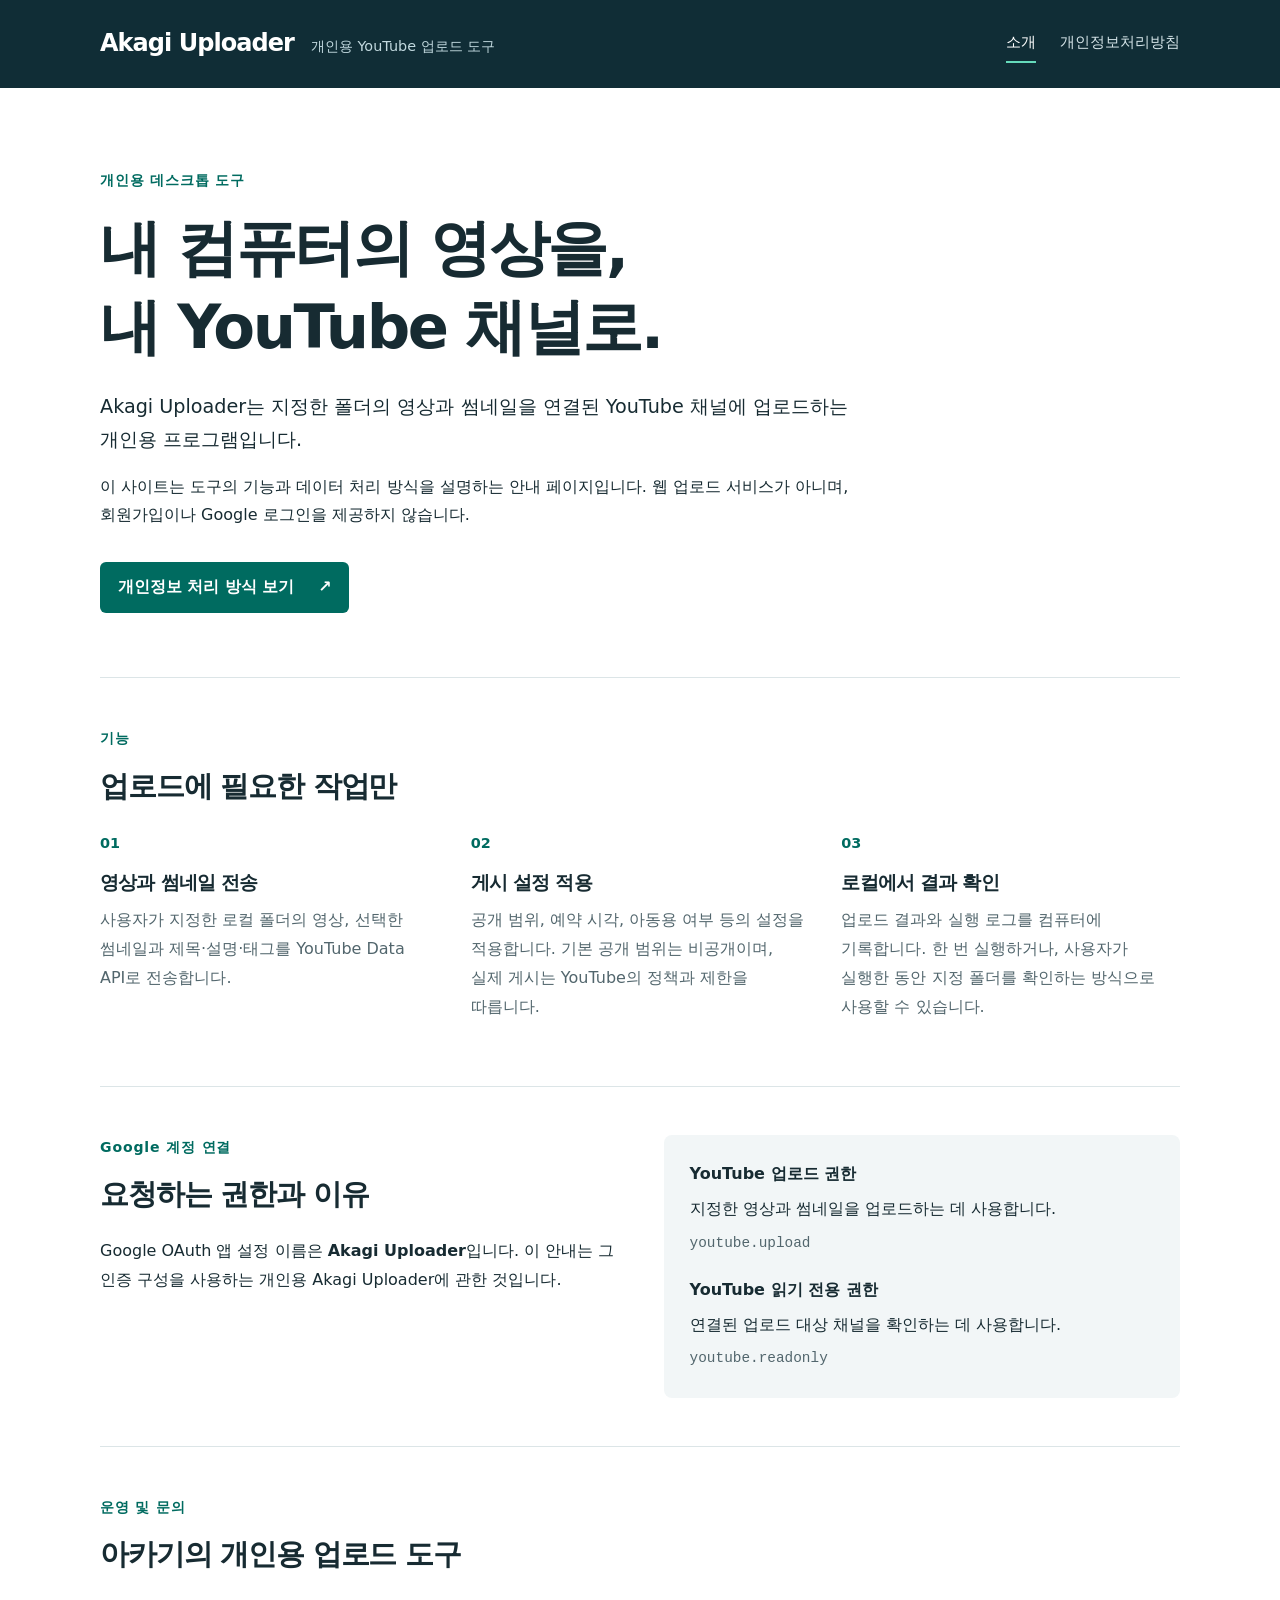
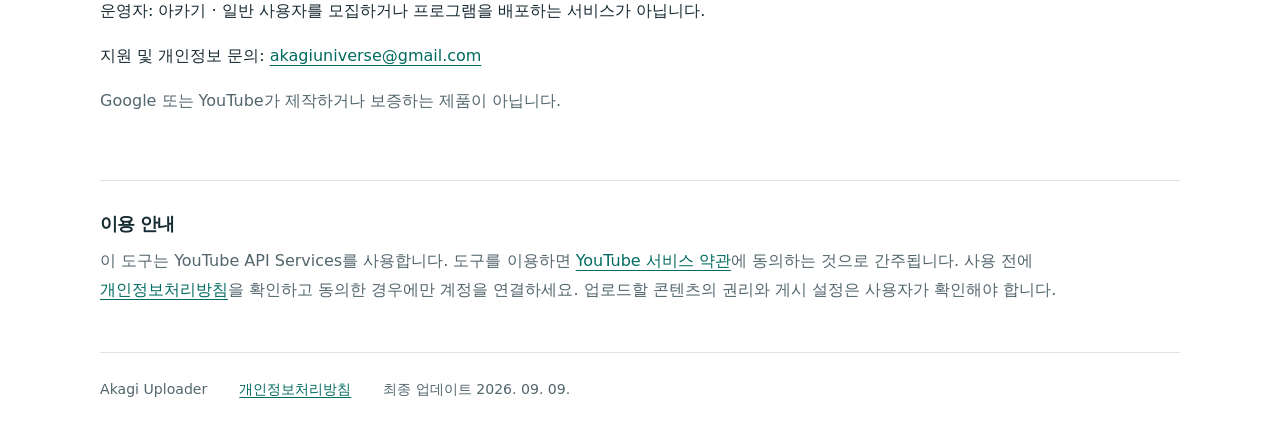
<file: docs/index.html>
<!doctype html>
<html lang="ko">
<head>
  <meta charset="utf-8">
  <meta name="viewport" content="width=device-width, initial-scale=1">
  <meta name="description" content="Akagi Uploader의 기능, Google 계정 권한 및 개인정보 처리 안내입니다.">
  <title>Akagi Uploader · 개인용 YouTube 업로더</title>
  <link rel="stylesheet" href="style.css">
</head>
<body>
  <a class="skip" href="#main">본문으로 건너뛰기</a>
  <header><div class="wrap bar"><a class="brand" href="./">Akagi Uploader <span>개인용 YouTube 업로드 도구</span></a><nav aria-label="주요 메뉴"><a href="./" aria-current="page">소개</a><a href="privacy.html">개인정보처리방침</a></nav></div></header>
  <main id="main" class="wrap">
    <section class="hero">
      <p class="eyebrow">개인용 데스크톱 도구</p>
      <h1>내 컴퓨터의 영상을,<br>내 YouTube 채널로.</h1>
      <p class="lead">Akagi Uploader는 지정한 폴더의 영상과 썸네일을 연결된 YouTube 채널에 업로드하는 개인용 프로그램입니다.</p>
      <p>이 사이트는 도구의 기능과 데이터 처리 방식을 설명하는 안내 페이지입니다. 웹 업로드 서비스가 아니며, 회원가입이나 Google 로그인을 제공하지 않습니다.</p>
      <a class="button" href="privacy.html">개인정보 처리 방식 보기 <span aria-hidden="true">↗</span></a>
    </section>
    <section class="section" aria-labelledby="features"><p class="eyebrow">기능</p><h2 id="features">업로드에 필요한 작업만</h2>
      <div class="grid">
        <article><span class="number">01</span><h3>영상과 썸네일 전송</h3><p>사용자가 지정한 로컬 폴더의 영상, 선택한 썸네일과 제목·설명·태그를 YouTube Data API로 전송합니다.</p></article>
        <article><span class="number">02</span><h3>게시 설정 적용</h3><p>공개 범위, 예약 시각, 아동용 여부 등의 설정을 적용합니다. 기본 공개 범위는 비공개이며, 실제 게시는 YouTube의 정책과 제한을 따릅니다.</p></article>
        <article><span class="number">03</span><h3>로컬에서 결과 확인</h3><p>업로드 결과와 실행 로그를 컴퓨터에 기록합니다. 한 번 실행하거나, 사용자가 실행한 동안 지정 폴더를 확인하는 방식으로 사용할 수 있습니다.</p></article>
      </div>
    </section>
    <section class="section permissions" aria-labelledby="permissions"><div><p class="eyebrow">Google 계정 연결</p><h2 id="permissions">요청하는 권한과 이유</h2><p>Google OAuth 앱 설정 이름은 <strong>Akagi Uploader</strong>입니다. 이 안내는 그 인증 구성을 사용하는 개인용 Akagi Uploader에 관한 것입니다.</p></div>
      <dl><dt>YouTube 업로드 권한</dt><dd>지정한 영상과 썸네일을 업로드하는 데 사용합니다.<code>youtube.upload</code></dd><dt>YouTube 읽기 전용 권한</dt><dd>연결된 업로드 대상 채널을 확인하는 데 사용합니다.<code>youtube.readonly</code></dd></dl>
    </section>
    <section class="section" aria-labelledby="operator"><p class="eyebrow">운영 및 문의</p><h2 id="operator">아카기의 개인용 업로드 도구</h2><p>운영자: 아카기 · 일반 사용자를 모집하거나 프로그램을 배포하는 서비스가 아닙니다.</p><p>지원 및 개인정보 문의: <a href="mailto:akagiuniverse@gmail.com">akagiuniverse@gmail.com</a></p><p class="muted">Google 또는 YouTube가 제작하거나 보증하는 제품이 아닙니다.</p></section>
    <section class="terms" aria-labelledby="terms"><h2 id="terms">이용 안내</h2><p>이 도구는 YouTube API Services를 사용합니다. 도구를 이용하면 <a href="https://www.youtube.com/t/terms">YouTube 서비스 약관</a>에 동의하는 것으로 간주됩니다. 사용 전에 <a href="privacy.html">개인정보처리방침</a>을 확인하고 동의한 경우에만 계정을 연결하세요. 업로드할 콘텐츠의 권리와 게시 설정은 사용자가 확인해야 합니다.</p></section>
  </main>
  <footer class="wrap"><span>Akagi Uploader</span><a href="privacy.html">개인정보처리방침</a><span>최종 업데이트 2026. 09. 09.</span></footer>
</body>
</html>
</file>
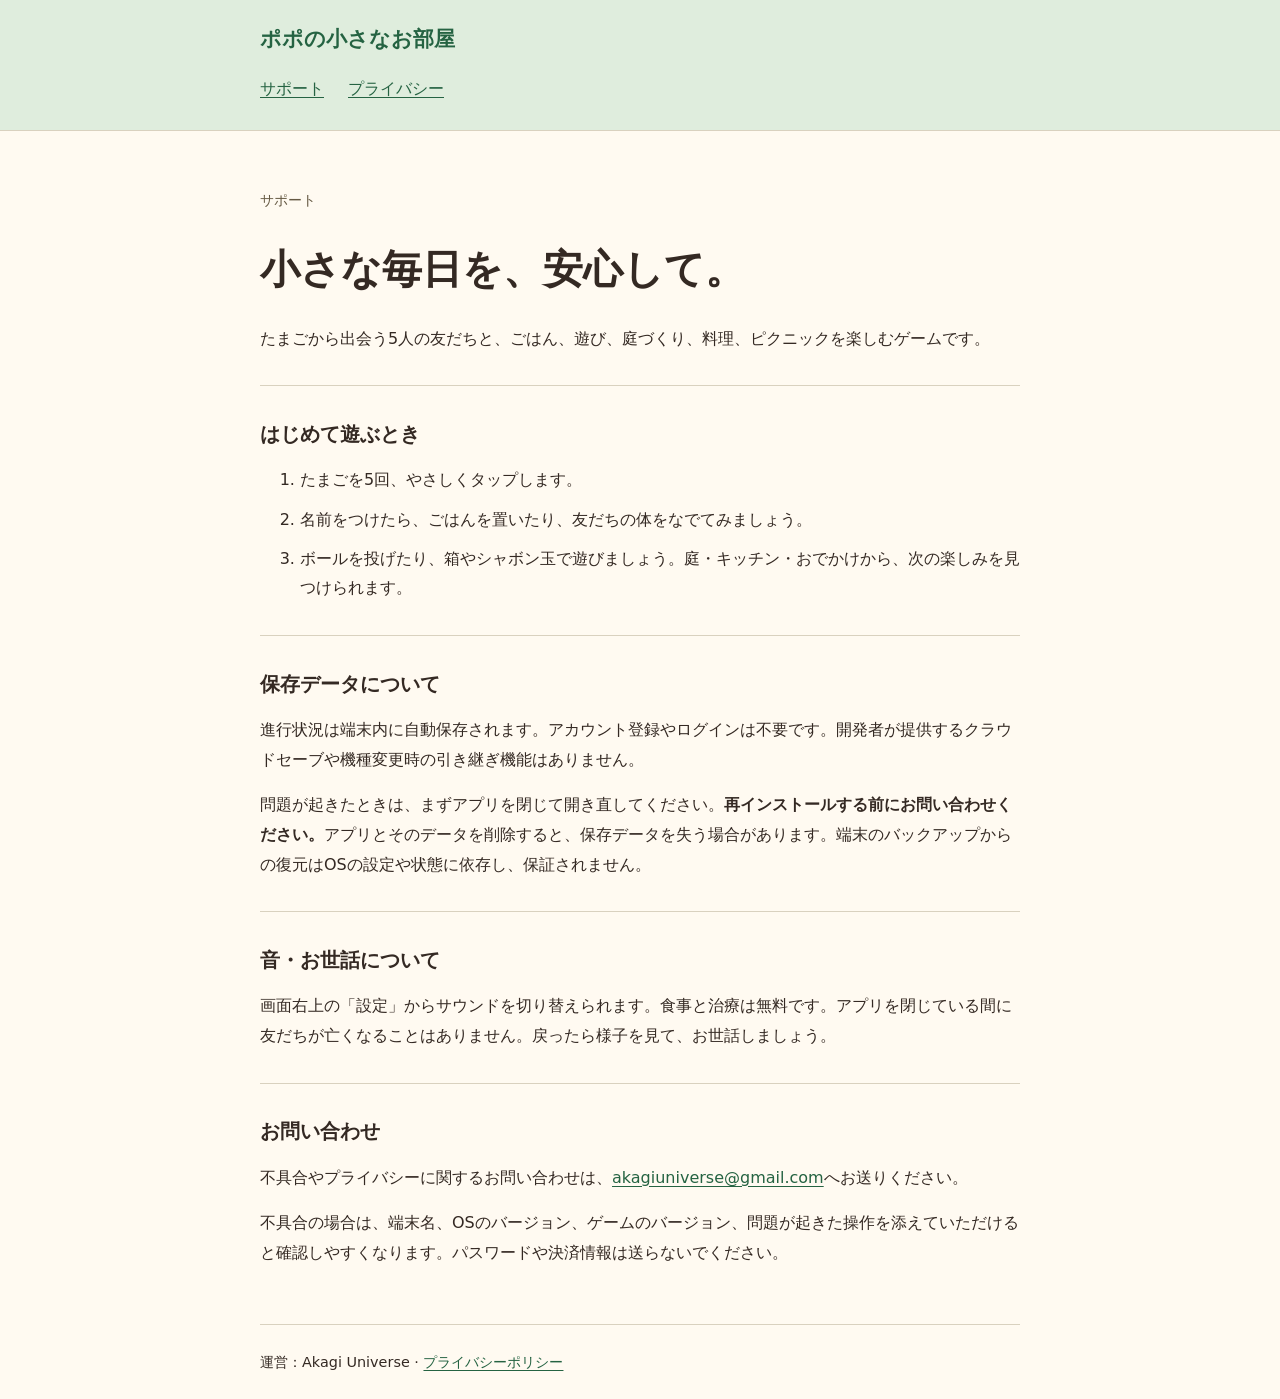
<file: docs/popo/index.html>
<!doctype html>
<html lang="ja"><head><meta charset="utf-8"><meta name="viewport" content="width=device-width,initial-scale=1"><title>ポポの小さなお部屋 — サポート</title><meta name="description" content="ポポの小さなお部屋の遊び方、保存データとお問い合わせのご案内。"><link rel="stylesheet" href="popo.css"></head>
<body><a class="skip" href="#main">本文へ</a><header><div class="wrap"><a class="brand" href="./">ポポの小さなお部屋</a><nav aria-label="メイン"><a aria-current="page" href="./">サポート</a><a href="privacy.html">プライバシー</a></nav></div></header>
<main id="main" class="wrap"><p class="eyebrow">サポート</p><h1>小さな毎日を、安心して。</h1><p>たまごから出会う5人の友だちと、ごはん、遊び、庭づくり、料理、ピクニックを楽しむゲームです。</p>
<section><h2>はじめて遊ぶとき</h2><ol><li>たまごを5回、やさしくタップします。</li><li>名前をつけたら、ごはんを置いたり、友だちの体をなでてみましょう。</li><li>ボールを投げたり、箱やシャボン玉で遊びましょう。庭・キッチン・おでかけから、次の楽しみを見つけられます。</li></ol></section>
<section><h2>保存データについて</h2><p>進行状況は端末内に自動保存されます。アカウント登録やログインは不要です。開発者が提供するクラウドセーブや機種変更時の引き継ぎ機能はありません。</p><p>問題が起きたときは、まずアプリを閉じて開き直してください。<strong>再インストールする前にお問い合わせください。</strong>アプリとそのデータを削除すると、保存データを失う場合があります。端末のバックアップからの復元はOSの設定や状態に依存し、保証されません。</p></section>
<section><h2>音・お世話について</h2><p>画面右上の「設定」からサウンドを切り替えられます。食事と治療は無料です。アプリを閉じている間に友だちが亡くなることはありません。戻ったら様子を見て、お世話しましょう。</p></section>
<section><h2>お問い合わせ</h2><p>不具合やプライバシーに関するお問い合わせは、<a href="mailto:akagiuniverse@gmail.com?subject=Popo%20Little%20Room">akagiuniverse@gmail.com</a>へお送りください。</p><p>不具合の場合は、端末名、OSのバージョン、ゲームのバージョン、問題が起きた操作を添えていただけると確認しやすくなります。パスワードや決済情報は送らないでください。</p></section>
</main><footer class="wrap">運営：Akagi Universe · <a href="privacy.html">プライバシーポリシー</a></footer></body></html>
</file>
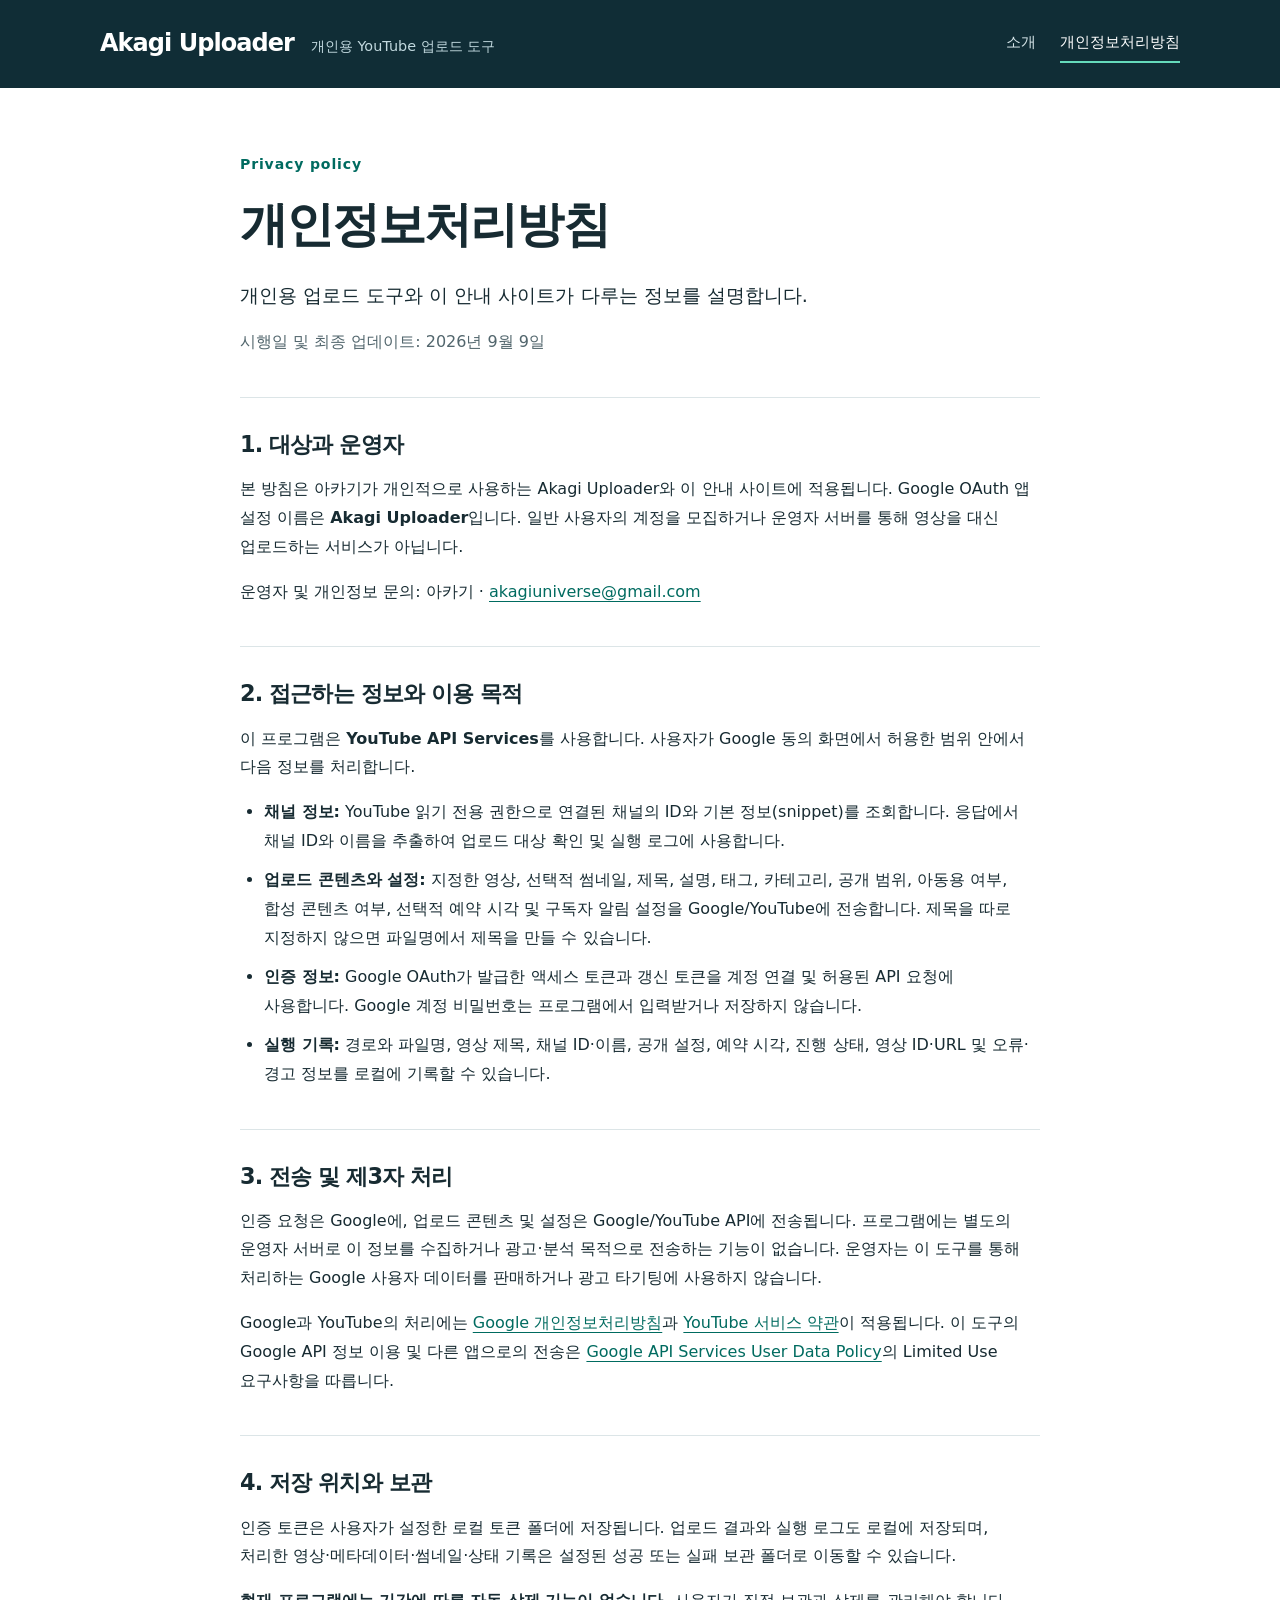
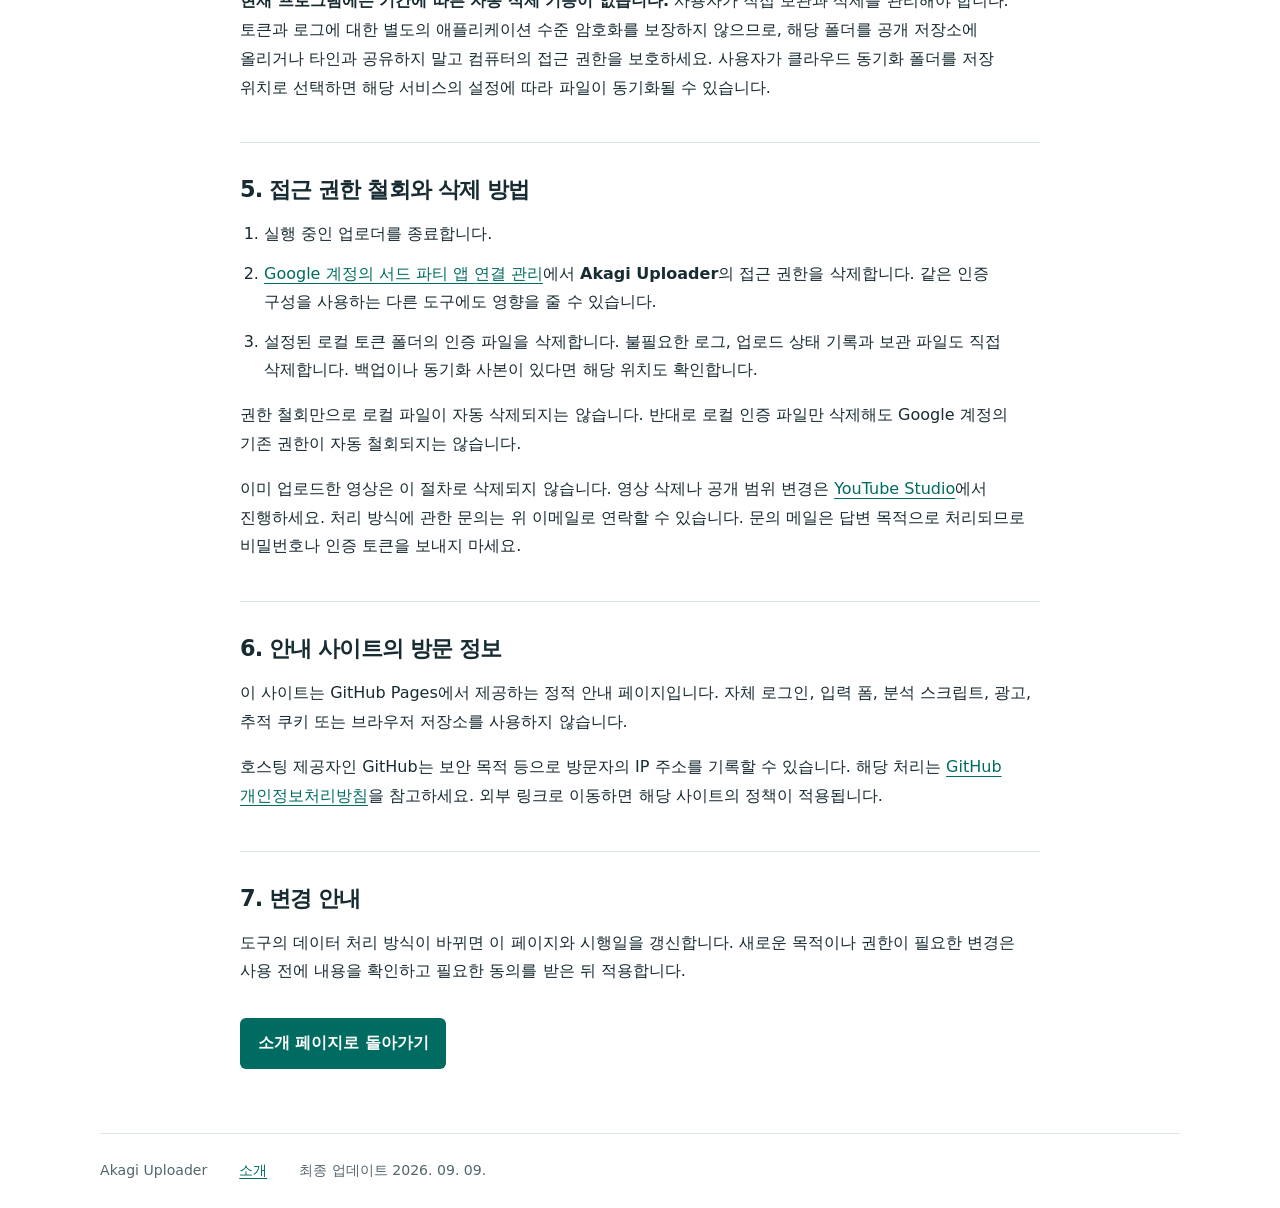
<file: docs/privacy.html>
<!doctype html>
<html lang="ko">
<head>
  <meta charset="utf-8">
  <meta name="viewport" content="width=device-width, initial-scale=1">
  <meta name="description" content="Akagi Uploader 개인용 YouTube 업로더의 Google 권한, 데이터 전송, 로컬 보관 및 권한 철회 방법을 설명합니다.">
  <title>개인정보처리방침 · Akagi Uploader</title>
  <link rel="stylesheet" href="style.css">
</head>
<body>
  <a class="skip" href="#main">본문으로 건너뛰기</a>
  <header><div class="wrap bar"><a class="brand" href="./">Akagi Uploader <span>개인용 YouTube 업로드 도구</span></a><nav aria-label="주요 메뉴"><a href="./">소개</a><a href="privacy.html" aria-current="page">개인정보처리방침</a></nav></div></header>
  <main id="main" class="wrap document">
    <p class="eyebrow">Privacy policy</p><h1>개인정보처리방침</h1><p class="lead">개인용 업로드 도구와 이 안내 사이트가 다루는 정보를 설명합니다.</p><p class="muted">시행일 및 최종 업데이트: 2026년 9월 9일</p>
    <section><h2>1. 대상과 운영자</h2><p>본 방침은 아카기가 개인적으로 사용하는 Akagi Uploader와 이 안내 사이트에 적용됩니다. Google OAuth 앱 설정 이름은 <strong>Akagi Uploader</strong>입니다. 일반 사용자의 계정을 모집하거나 운영자 서버를 통해 영상을 대신 업로드하는 서비스가 아닙니다.</p><p>운영자 및 개인정보 문의: 아카기 · <a href="mailto:akagiuniverse@gmail.com">akagiuniverse@gmail.com</a></p></section>
    <section><h2>2. 접근하는 정보와 이용 목적</h2><p>이 프로그램은 <strong>YouTube API Services</strong>를 사용합니다. 사용자가 Google 동의 화면에서 허용한 범위 안에서 다음 정보를 처리합니다.</p><ul><li><strong>채널 정보:</strong> YouTube 읽기 전용 권한으로 연결된 채널의 ID와 기본 정보(snippet)를 조회합니다. 응답에서 채널 ID와 이름을 추출하여 업로드 대상 확인 및 실행 로그에 사용합니다.</li><li><strong>업로드 콘텐츠와 설정:</strong> 지정한 영상, 선택적 썸네일, 제목, 설명, 태그, 카테고리, 공개 범위, 아동용 여부, 합성 콘텐츠 여부, 선택적 예약 시각 및 구독자 알림 설정을 Google/YouTube에 전송합니다. 제목을 따로 지정하지 않으면 파일명에서 제목을 만들 수 있습니다.</li><li><strong>인증 정보:</strong> Google OAuth가 발급한 액세스 토큰과 갱신 토큰을 계정 연결 및 허용된 API 요청에 사용합니다. Google 계정 비밀번호는 프로그램에서 입력받거나 저장하지 않습니다.</li><li><strong>실행 기록:</strong> 경로와 파일명, 영상 제목, 채널 ID·이름, 공개 설정, 예약 시각, 진행 상태, 영상 ID·URL 및 오류·경고 정보를 로컬에 기록할 수 있습니다.</li></ul></section>
    <section><h2>3. 전송 및 제3자 처리</h2><p>인증 요청은 Google에, 업로드 콘텐츠 및 설정은 Google/YouTube API에 전송됩니다. 프로그램에는 별도의 운영자 서버로 이 정보를 수집하거나 광고·분석 목적으로 전송하는 기능이 없습니다. 운영자는 이 도구를 통해 처리하는 Google 사용자 데이터를 판매하거나 광고 타기팅에 사용하지 않습니다.</p><p>Google과 YouTube의 처리에는 <a href="https://policies.google.com/privacy">Google 개인정보처리방침</a>과 <a href="https://www.youtube.com/t/terms">YouTube 서비스 약관</a>이 적용됩니다. 이 도구의 Google API 정보 이용 및 다른 앱으로의 전송은 <a href="https://developers.google.com/terms/api-services-user-data-policy">Google API Services User Data Policy</a>의 Limited Use 요구사항을 따릅니다.</p></section>
    <section><h2>4. 저장 위치와 보관</h2><p>인증 토큰은 사용자가 설정한 로컬 토큰 폴더에 저장됩니다. 업로드 결과와 실행 로그도 로컬에 저장되며, 처리한 영상·메타데이터·썸네일·상태 기록은 설정된 성공 또는 실패 보관 폴더로 이동할 수 있습니다.</p><p><strong>현재 프로그램에는 기간에 따른 자동 삭제 기능이 없습니다.</strong> 사용자가 직접 보관과 삭제를 관리해야 합니다. 토큰과 로그에 대한 별도의 애플리케이션 수준 암호화를 보장하지 않으므로, 해당 폴더를 공개 저장소에 올리거나 타인과 공유하지 말고 컴퓨터의 접근 권한을 보호하세요. 사용자가 클라우드 동기화 폴더를 저장 위치로 선택하면 해당 서비스의 설정에 따라 파일이 동기화될 수 있습니다.</p></section>
    <section><h2>5. 접근 권한 철회와 삭제 방법</h2><ol><li>실행 중인 업로더를 종료합니다.</li><li><a href="https://myaccount.google.com/connections">Google 계정의 서드 파티 앱 연결 관리</a>에서 <strong>Akagi Uploader</strong>의 접근 권한을 삭제합니다. 같은 인증 구성을 사용하는 다른 도구에도 영향을 줄 수 있습니다.</li><li>설정된 로컬 토큰 폴더의 인증 파일을 삭제합니다. 불필요한 로그, 업로드 상태 기록과 보관 파일도 직접 삭제합니다. 백업이나 동기화 사본이 있다면 해당 위치도 확인합니다.</li></ol><p>권한 철회만으로 로컬 파일이 자동 삭제되지는 않습니다. 반대로 로컬 인증 파일만 삭제해도 Google 계정의 기존 권한이 자동 철회되지는 않습니다.</p><p>이미 업로드한 영상은 이 절차로 삭제되지 않습니다. 영상 삭제나 공개 범위 변경은 <a href="https://studio.youtube.com/">YouTube Studio</a>에서 진행하세요. 처리 방식에 관한 문의는 위 이메일로 연락할 수 있습니다. 문의 메일은 답변 목적으로 처리되므로 비밀번호나 인증 토큰을 보내지 마세요.</p></section>
    <section><h2>6. 안내 사이트의 방문 정보</h2><p>이 사이트는 GitHub Pages에서 제공하는 정적 안내 페이지입니다. 자체 로그인, 입력 폼, 분석 스크립트, 광고, 추적 쿠키 또는 브라우저 저장소를 사용하지 않습니다.</p><p>호스팅 제공자인 GitHub는 보안 목적 등으로 방문자의 IP 주소를 기록할 수 있습니다. 해당 처리는 <a href="https://docs.github.com/en/site-policy/privacy-policies/github-general-privacy-statement">GitHub 개인정보처리방침</a>을 참고하세요. 외부 링크로 이동하면 해당 사이트의 정책이 적용됩니다.</p></section>
    <section><h2>7. 변경 안내</h2><p>도구의 데이터 처리 방식이 바뀌면 이 페이지와 시행일을 갱신합니다. 새로운 목적이나 권한이 필요한 변경은 사용 전에 내용을 확인하고 필요한 동의를 받은 뒤 적용합니다.</p></section>
    <a class="button" href="./">소개 페이지로 돌아가기</a>
  </main>
  <footer class="wrap"><span>Akagi Uploader</span><a href="./">소개</a><span>최종 업데이트 2026. 09. 09.</span></footer>
</body>
</html>
</file>
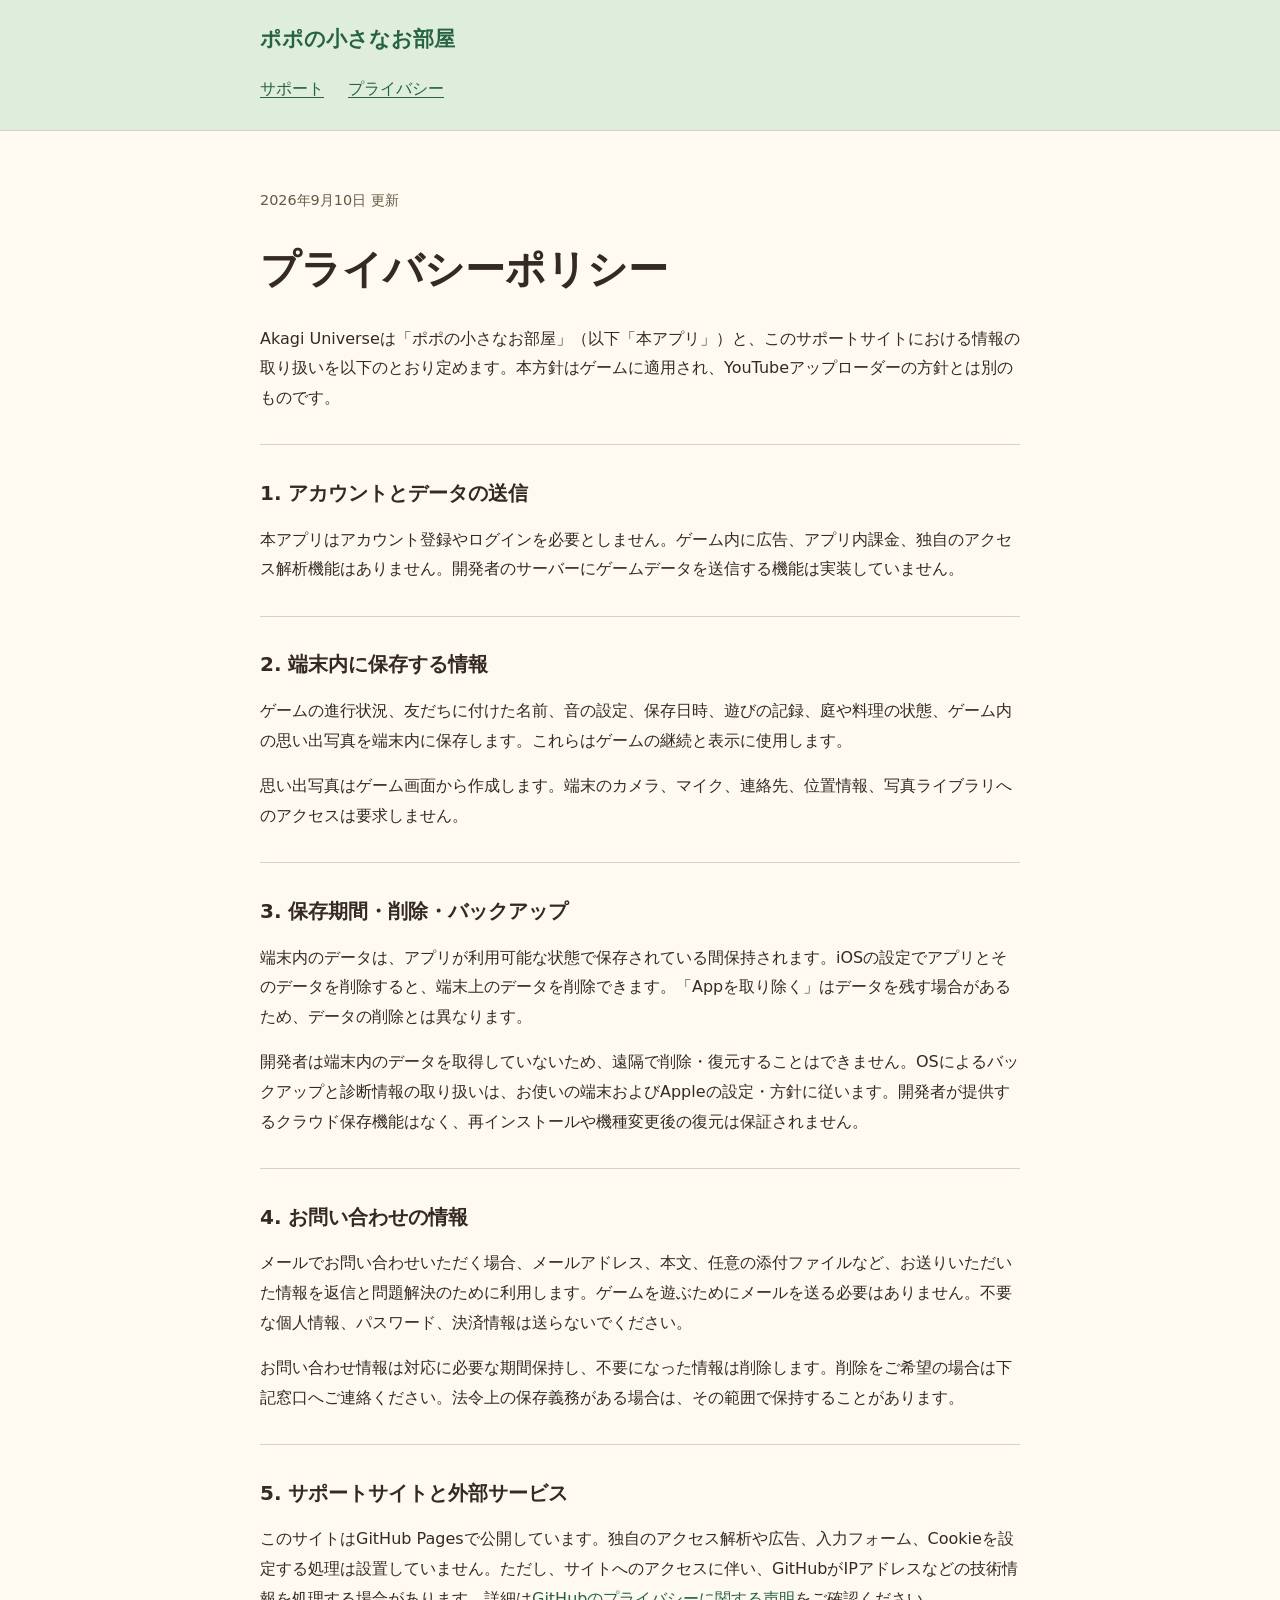
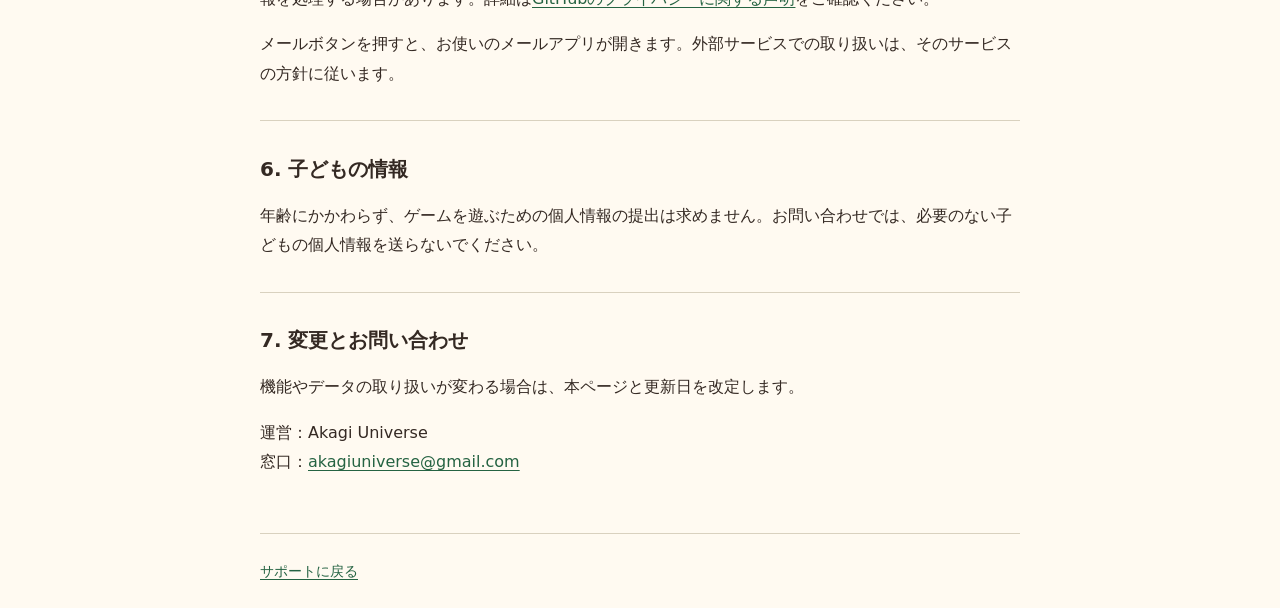
<file: docs/popo/privacy.html>
<!doctype html>
<html lang="ja"><head><meta charset="utf-8"><meta name="viewport" content="width=device-width,initial-scale=1"><title>プライバシーポリシー — ポポの小さなお部屋</title><meta name="description" content="ポポの小さなお部屋の保存データ、外部通信、お問い合わせ情報の取り扱いについて。"><link rel="stylesheet" href="popo.css"></head>
<body><a class="skip" href="#main">本文へ</a><header><div class="wrap"><a class="brand" href="./">ポポの小さなお部屋</a><nav aria-label="メイン"><a href="./">サポート</a><a aria-current="page" href="privacy.html">プライバシー</a></nav></div></header>
<main id="main" class="wrap"><p class="eyebrow">2026年9月10日 更新</p><h1>プライバシーポリシー</h1><p>Akagi Universeは「ポポの小さなお部屋」（以下「本アプリ」）と、このサポートサイトにおける情報の取り扱いを以下のとおり定めます。本方針はゲームに適用され、YouTubeアップローダーの方針とは別のものです。</p>
<section><h2>1. アカウントとデータの送信</h2><p>本アプリはアカウント登録やログインを必要としません。ゲーム内に広告、アプリ内課金、独自のアクセス解析機能はありません。開発者のサーバーにゲームデータを送信する機能は実装していません。</p></section>
<section><h2>2. 端末内に保存する情報</h2><p>ゲームの進行状況、友だちに付けた名前、音の設定、保存日時、遊びの記録、庭や料理の状態、ゲーム内の思い出写真を端末内に保存します。これらはゲームの継続と表示に使用します。</p><p>思い出写真はゲーム画面から作成します。端末のカメラ、マイク、連絡先、位置情報、写真ライブラリへのアクセスは要求しません。</p></section>
<section><h2>3. 保存期間・削除・バックアップ</h2><p>端末内のデータは、アプリが利用可能な状態で保存されている間保持されます。iOSの設定でアプリとそのデータを削除すると、端末上のデータを削除できます。「Appを取り除く」はデータを残す場合があるため、データの削除とは異なります。</p><p>開発者は端末内のデータを取得していないため、遠隔で削除・復元することはできません。OSによるバックアップと診断情報の取り扱いは、お使いの端末およびAppleの設定・方針に従います。開発者が提供するクラウド保存機能はなく、再インストールや機種変更後の復元は保証されません。</p></section>
<section><h2>4. お問い合わせの情報</h2><p>メールでお問い合わせいただく場合、メールアドレス、本文、任意の添付ファイルなど、お送りいただいた情報を返信と問題解決のために利用します。ゲームを遊ぶためにメールを送る必要はありません。不要な個人情報、パスワード、決済情報は送らないでください。</p><p>お問い合わせ情報は対応に必要な期間保持し、不要になった情報は削除します。削除をご希望の場合は下記窓口へご連絡ください。法令上の保存義務がある場合は、その範囲で保持することがあります。</p></section>
<section><h2>5. サポートサイトと外部サービス</h2><p>このサイトはGitHub Pagesで公開しています。独自のアクセス解析や広告、入力フォーム、Cookieを設定する処理は設置していません。ただし、サイトへのアクセスに伴い、GitHubがIPアドレスなどの技術情報を処理する場合があります。詳細は<a href="https://docs.github.com/en/site-policy/privacy-policies/github-general-privacy-statement">GitHubのプライバシーに関する声明</a>をご確認ください。</p><p>メールボタンを押すと、お使いのメールアプリが開きます。外部サービスでの取り扱いは、そのサービスの方針に従います。</p></section>
<section><h2>6. 子どもの情報</h2><p>年齢にかかわらず、ゲームを遊ぶための個人情報の提出は求めません。お問い合わせでは、必要のない子どもの個人情報を送らないでください。</p></section>
<section><h2>7. 変更とお問い合わせ</h2><p>機能やデータの取り扱いが変わる場合は、本ページと更新日を改定します。</p><p>運営：Akagi Universe<br>窓口：<a href="mailto:akagiuniverse@gmail.com">akagiuniverse@gmail.com</a></p></section>
</main><footer class="wrap"><a href="./">サポートに戻る</a></footer></body></html>
</file>
<file: docs/style.css>
:root { color-scheme: light; --ink:#172b32; --muted:#52666d; --accent:#006b60; --line:#dce5e7; --paper:#fff; --wash:#f2f6f7; }
* { box-sizing:border-box; }
html { scroll-padding-top:2rem; }
body { margin:0; color:var(--ink); background:var(--paper); font:1rem/1.8 system-ui,-apple-system,"Segoe UI","Malgun Gothic",sans-serif; word-break:keep-all; overflow-wrap:anywhere; }
a { color:var(--accent); text-underline-offset:.22em; }
a:hover { text-decoration-thickness:2px; }
a:focus-visible { outline:3px solid #c46a00; outline-offset:5px; border-radius:2px; }
.wrap { width:min(1080px, calc(100% - 3rem)); margin-inline:auto; }
header { background:#102d36; color:#fff; }
.bar { display:flex; align-items:center; justify-content:space-between; gap:1.5rem; padding-block:1.4rem; }
.brand { color:#fff; text-decoration:none; font-size:1.5rem; font-weight:800; letter-spacing:-.04em; }
.brand span { display:inline-block; margin-left:.6rem; color:#c2d9df; font-size:.9rem; font-weight:500; letter-spacing:0; }
nav { display:flex; flex-wrap:wrap; gap:1.5rem; }
nav a { color:#d5e4e8; font-size:.95rem; text-decoration:none; padding-block:.3rem; }
nav a[aria-current="page"] { color:#fff; border-bottom:2px solid #65dbbb; }
.hero { max-width:800px; padding-block:5rem 4rem; }
.eyebrow { color:var(--accent); font-size:.88rem; font-weight:700; letter-spacing:.06em; margin:0 0 1rem; }
h1,h2,h3 { line-height:1.3; letter-spacing:-.04em; }
h1 { font-size:clamp(2.2rem,5vw,3.8rem); margin:0 0 1.5rem; }
h2 { font-size:1.8rem; margin:0 0 1.5rem; }
h3 { font-size:1.18rem; margin:.75rem 0; }
p { margin:0 0 1rem; }
.lead { font-size:1.2rem; line-height:1.7; }
.muted { color:var(--muted); }
.button { display:inline-flex; align-items:center; gap:1.5rem; background:var(--accent); color:#fff; padding:.7rem 1.1rem; border-radius:6px; text-decoration:none; font-weight:600; margin-top:1rem; }
.section { padding-block:3rem; border-top:1px solid var(--line); }
.grid { display:grid; grid-template-columns:repeat(3,minmax(0,1fr)); gap:2rem; }
.number { color:var(--accent); font-size:.9rem; font-weight:700; }
.grid p { color:var(--muted); }
.permissions { display:grid; grid-template-columns:1fr 1fr; gap:3rem; }
dl { margin:0; padding:1.6rem; background:var(--wash); border-radius:8px; }
dt { font-weight:700; } dd { margin:.4rem 0 1.2rem; } dd:last-child { margin-bottom:0; }
code { display:block; margin-top:.4rem; color:var(--muted); font-size:.9rem; }
.terms { border-top:1px solid var(--line); padding-block:2rem; color:var(--muted); }
.terms h2 { font-size:1.1rem; color:var(--ink); margin-bottom:.7rem; }
footer { display:flex; flex-wrap:wrap; gap:1rem 2rem; border-top:1px solid var(--line); padding-block:1.5rem; color:var(--muted); font-size:.88rem; }
.document { max-width:800px; padding-block:4rem; } .document h1 { font-size:clamp(2rem,5vw,3rem); }
.document section { margin-top:2.5rem; padding-top:2rem; border-top:1px solid var(--line); }
.document h2 { font-size:1.4rem; margin-bottom:1rem; } li { margin-bottom:.65rem; } ul,ol { padding-left:1.5rem; }
.skip { position:absolute; left:1rem; top:-100px; padding:1rem; background:white; z-index:2; } .skip:focus { top:1rem; }
@media(max-width:700px) { .bar { align-items:flex-start; flex-direction:column; gap:.8rem; } .brand span { display:block; margin-left:0; } .hero { padding-block:3rem; } .grid,.permissions { grid-template-columns:1fr; gap:1.5rem; } .section { padding-block:2rem; } .document { padding-block:2.5rem; } }
@media print { header,footer,.button,.skip { display:none; } .wrap { width:100%; } body { font-size:11pt; } .document { padding:0; } }
</file>
<file: docs/popo/popo.css>
:root{color-scheme:light;--ink:#342923;--accent:#256342;--paper:#fffaf1;--line:#d9d1bf}*{box-sizing:border-box}body{margin:0;background:var(--paper);color:var(--ink);font:1rem/1.85 system-ui,-apple-system,"Hiragino Kaku Gothic ProN","Yu Gothic",sans-serif;overflow-wrap:anywhere}.wrap{width:min(760px,calc(100% - 2.5rem));margin-inline:auto}header{background:#dfeddd;border-bottom:1px solid var(--line)}header .wrap{padding-block:1.25rem}a{color:var(--accent);text-underline-offset:.2em}.brand{font-weight:800;font-size:1.3rem;text-decoration:none}nav{display:flex;gap:1.5rem;flex-wrap:wrap;margin-top:.6rem}nav a{padding:.4rem 0}a:focus-visible{outline:3px solid #ad581a;outline-offset:4px}main{padding-block:2.5rem}h1{font-size:clamp(1.7rem,5vw,2.5rem);line-height:1.4}h2{font-size:1.25rem;line-height:1.5}p{margin:1rem 0}section{border-top:1px solid var(--line);margin-top:2rem;padding-top:1rem}li{margin:.6rem 0}.eyebrow{font-size:.9rem;color:#655943}footer{padding-block:1.5rem;border-top:1px solid var(--line);font-size:.9rem}.skip{position:absolute;top:-10rem;background:white;padding:1rem}.skip:focus{top:0}@media print{header,.skip{display:none}.wrap{width:100%}}
</file>
